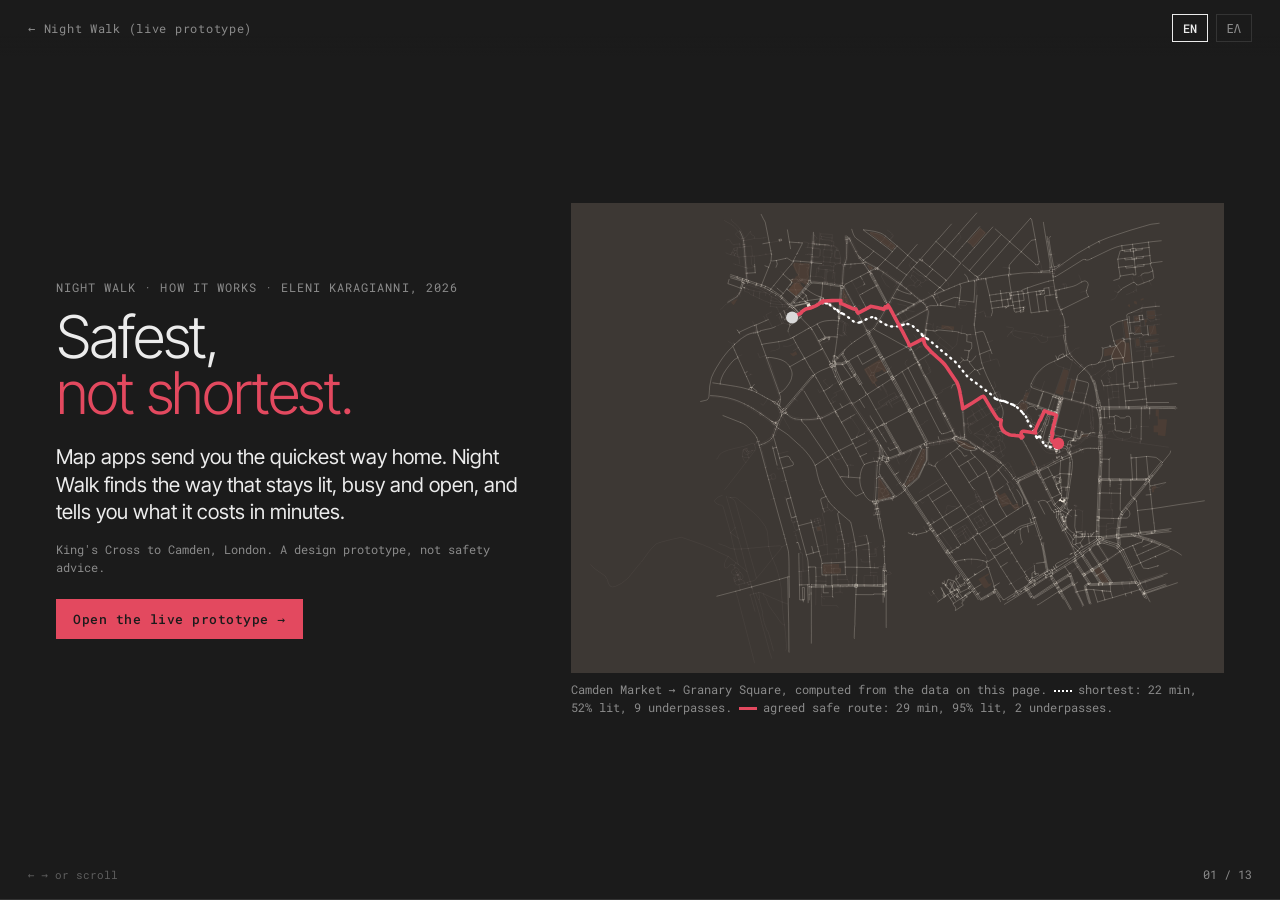
<file: nightwalk/how/index.html>
<!doctype html>
<html lang="en" data-lang="en">
<head>
<meta charset="utf-8">
<meta name="viewport" content="width=device-width,initial-scale=1">
<title>Night Walk: how it works · Eleni Karagianni</title>
<meta name="description" content="How Night Walk works: the data, the five street scores, four walkers negotiating one route, and which streets a city should fix first.">
<link rel="icon" href="../../favicon.svg">
<style>
@font-face{font-family:"Inter Tight";font-weight:100 900;font-display:swap;src:url(../../fonts/inter-tight-latin-wght-normal.woff2) format("woff2-variations")}
@font-face{font-family:"Roboto Mono";font-weight:100 700;font-display:swap;src:url(../../fonts/roboto-mono-latin-wght-normal.woff2) format("woff2-variations")}
:root{--ink:#ECECEC;--muted:#8B8B8B;--hair:#343434;--red:#E0412F;--pink:#E3495F;--salmon:#E8785E;--sage:#A3B58C;--cream:#EFE6D8;--land:#3D3834;--paper:#1B1B1B;
--maya:#8F7B58;--sam:#6A7C88;--leila:#76866A;--jo:#8A7A70;color-scheme:dark;
--f:"Inter Tight","Helvetica Neue",Arial,sans-serif;--m:"Roboto Mono",ui-monospace,Menlo,monospace}
*{box-sizing:border-box}
html,body{margin:0;height:100%;background:var(--paper);color:var(--ink)}
body{font:400 16px/1.45 var(--f);-webkit-font-smoothing:antialiased;overflow:hidden}
[data-lang=en] .el,[data-lang=el] .en{display:none!important}
a{color:inherit}
header{position:fixed;inset:0 0 auto 0;z-index:5;display:flex;justify-content:space-between;align-items:center;padding:14px 28px;font:400 12px var(--m);letter-spacing:.06em;background:linear-gradient(var(--paper) 60%,transparent)}
header a{text-decoration:none;color:var(--muted)}header a:hover{color:var(--ink)}
.langs button{font:500 12px var(--m);background:none;border:1px solid var(--hair);color:var(--muted);padding:5px 10px;cursor:pointer;border-radius:0}
.langs button.on{border-color:var(--ink);color:var(--ink)}
main{height:100vh;height:100dvh;overflow-y:auto;scroll-snap-type:y mandatory;scroll-behavior:smooth}
section{min-height:100vh;min-height:100dvh;scroll-snap-align:start;display:grid;grid-template-columns:minmax(0,5fr) minmax(0,7fr);gap:48px;align-items:center;padding:76px 56px 56px;border-bottom:1px solid var(--hair)}
section.wide{grid-template-columns:1fr}
.lab{font:400 11.5px var(--m);letter-spacing:.09em;text-transform:uppercase;color:var(--muted);margin:0 0 14px}
.lab b{color:var(--salmon);font-weight:500}
h1{font-weight:300;font-size:clamp(40px,4.6vw,68px);line-height:.95;letter-spacing:-.04em;margin:0 0 22px}
h2{font-weight:300;font-size:clamp(32px,3.6vw,52px);line-height:1;letter-spacing:-.035em;margin:0 0 20px}
h1 .r,h2 .r{color:var(--pink)}
p{margin:0 0 14px;max-width:560px}
.lede{font-size:clamp(18px,1.6vw,22px);line-height:1.35}
.big{font-size:clamp(24px,2.6vw,38px);line-height:1.15;font-weight:300;letter-spacing:-.02em;max-width:900px}
.note{font:400 12px/1.55 var(--m);color:var(--muted)}
.btn{display:inline-block;font:500 13px var(--m);letter-spacing:.04em;padding:10px 16px;border:1px solid var(--ink);text-decoration:none;margin:8px 8px 0 0}
.btn.p{background:var(--pink);border-color:var(--pink);color:#1B1B1B}
canvas{width:100%;display:block;background:var(--land)}
.mapbox{position:relative}
.cap{font:400 11.5px/1.5 var(--m);color:var(--muted);margin-top:8px}
.cap i{font-style:normal;display:inline-block;width:18px;height:0;vertical-align:middle;margin:0 6px 0 0}
.nums{display:grid;grid-template-columns:repeat(4,1fr);gap:22px;margin:26px 0 10px}
.nums div{border-top:1px solid var(--ink);padding-top:10px}
.nums b{display:block;font-weight:300;font-size:clamp(30px,3vw,46px);line-height:1;letter-spacing:-.03em;margin-bottom:6px}
.nums b.r{color:var(--pink)}
.nums span{font:400 11.5px/1.45 var(--m);color:var(--muted)}
.src{display:grid;grid-template-columns:1fr 1fr;gap:22px;margin-top:8px}
.src div{border-top:1px solid var(--ink);padding-top:10px}
.src h3{font-weight:500;font-size:17px;margin:0 0 4px}
.src p{font-size:14px;color:#CFCFCF;margin:0 0 6px}
.five{display:grid;grid-template-columns:repeat(5,1fr);gap:14px}
.five h3{font-weight:500;font-size:15px;margin:10px 0 4px}
.five p{font:400 11.5px/1.5 var(--m);color:var(--muted);margin:0}
.formula{font:400 clamp(15px,1.5vw,20px)/1.5 var(--m);border:1px solid var(--ink);padding:16px 18px;margin:6px 0 18px;max-width:640px}
.formula b{color:var(--pink);font-weight:500}
.ex{display:grid;gap:10px;margin-top:6px}
.ex .row{display:grid;grid-template-columns:150px 1fr 70px;gap:12px;align-items:center;font:400 13px var(--m)}
.ex .bar{height:12px;background:var(--hair);position:relative}
.ex .bar i{position:absolute;inset:0 auto 0 0}
.ex .base{position:absolute;top:-4px;bottom:-4px;border-left:1px dashed var(--ink)}
.walkers{display:grid;grid-template-columns:1fr 1fr;gap:14px}
.wk{border:1px solid var(--hair);padding:14px 16px}
.wk h3{font-weight:500;font-size:17px;margin:0 0 2px;display:flex;align-items:center;gap:10px}
.wk h3 i{width:26px;border-top:3px solid}
.wk p{font-size:13.5px;color:#BDBDBD;margin:0 0 10px}
.wbars{display:grid;grid-template-columns:96px 1fr;gap:4px 10px;font:400 11px var(--m);color:var(--muted);align-items:center}
.wbars .b{height:6px;background:var(--hair);position:relative}.wbars .b i{position:absolute;inset:0 auto 0 0}
.steps{counter-reset:s;list-style:none;padding:0;margin:0 0 18px;display:grid;gap:10px;max-width:560px}
.steps li{display:grid;grid-template-columns:28px 1fr;gap:10px;font-size:15px}
.steps li::before{counter-increment:s;content:counter(s);width:22px;height:22px;display:grid;place-items:center;font:600 11px var(--m);background:var(--ink);color:var(--paper)}
table{border-collapse:collapse;width:100%;font:400 12.5px var(--m)}
th,td{padding:7px 8px;border-bottom:1px solid var(--hair);text-align:right;white-space:nowrap}
th:first-child,td:first-child{text-align:left;white-space:normal}
th{color:var(--muted);font-weight:400}
tr.pick td{color:var(--pink);font-weight:600}
td.worst{text-decoration:underline;text-underline-offset:3px}
.fixes{list-style:none;padding:0;margin:0 0 16px;display:grid;gap:8px;max-width:580px}
.fixes li{display:grid;grid-template-columns:26px 1fr auto;gap:10px;align-items:baseline;border-top:1px solid var(--hair);padding-top:8px;font-size:15px}
.fixes .n{width:20px;height:20px;display:grid;place-items:center;font:700 11px var(--m);border:1px solid var(--ink)}
.fixes em{font:400 11.5px var(--m);font-style:normal;color:var(--muted)}
.fixes .d{grid-column:2/-1;font:400 11.5px var(--m);color:var(--muted)}
.three{display:grid;grid-template-columns:repeat(3,1fr);gap:28px;margin-top:10px}
.three div{border-top:1px solid var(--ink);padding-top:12px}
.three b{display:block;font:600 12px var(--m);color:var(--salmon);margin-bottom:8px;letter-spacing:.05em}
.three h3{font-weight:400;font-size:clamp(20px,1.9vw,26px);line-height:1.15;letter-spacing:-.02em;margin:0 0 10px}
.three p{font-size:14px;color:#BDBDBD}
.oneline{font-size:clamp(22px,2.4vw,34px);font-weight:300;line-height:1.2;letter-spacing:-.02em;border-left:3px solid var(--pink);padding-left:18px;max-width:980px;margin:0 0 30px}
.who{display:grid;grid-template-columns:repeat(4,1fr);gap:22px}
.who div{border-top:1px solid var(--ink);padding-top:10px}
.who h3{font-weight:500;font-size:16px;margin:0 0 6px}.who p{font-size:14px;color:#BDBDBD}
.two{display:grid;grid-template-columns:1fr 1fr;gap:40px;margin-top:6px}
.two h3{font:500 12px var(--m);letter-spacing:.08em;text-transform:uppercase;color:var(--muted);margin:0 0 10px}
.two ul{margin:0;padding:0 0 0 18px;display:grid;gap:8px;font-size:15px}
.two ul.next{list-style:none;padding:0}
.two ul.next li::before{content:"→ ";color:var(--pink)}
svg text{font-family:var(--m)}
.pipe{width:100%;height:auto}
.counter{position:fixed;right:28px;bottom:18px;font:400 12px var(--m);color:var(--muted);z-index:5}
.hint{position:fixed;left:28px;bottom:18px;font:400 11px var(--m);color:#5E5E5E;z-index:5}
@media (max-width:900px){
  body{overflow:auto}main{height:auto;overflow:visible;scroll-snap-type:none}
  section{grid-template-columns:1fr;padding:72px 20px 40px;gap:26px;min-height:auto}
  .nums,.who{grid-template-columns:1fr 1fr}.five{grid-template-columns:1fr 1fr}.three,.two,.src,.walkers{grid-template-columns:1fr}
  .ex .row{grid-template-columns:110px 1fr 56px}.hint{display:none}
}
@media print{body{overflow:visible}main{height:auto;overflow:visible}section{page-break-after:always;min-height:auto}header,.counter,.hint{display:none}}
</style>
<!-- Mouseflow -->
<script type="text/javascript">
  window._mfq = window._mfq || [];
  (function() {
    var mf = document.createElement("script");
    mf.type = "text/javascript"; mf.defer = true;
    mf.src = "//cdn.mouseflow.com/projects/07b442d4-93d4-4c2a-9d2c-a68a9ea2dc57.js";
    document.getElementsByTagName("head")[0].appendChild(mf);
  })();
</script>
</head>
<body>
<header>
  <a href="../"><span class="en">← Night Walk (live prototype)</span><span class="el">← Night Walk (το πρωτότυπο)</span></a>
  <div class="langs"><button type="button" data-l="en">EN</button> <button type="button" data-l="el">ΕΛ</button></div>
</header>
<main id="deck">

<!-- 1 COVER -->
<section>
  <div>
    <p class="lab">Night Walk · <span class="en">How it works</span><span class="el">Πώς δουλεύει</span> · Eleni Karagianni, 2026</p>
    <h1><span class="en">Safest,<br><span class="r">not shortest.</span></span><span class="el">Η ασφαλέστερη,<br><span class="r">όχι η συντομότερη.</span></span></h1>
    <p class="lede"><span class="en">Map apps send you the quickest way home. Night Walk finds the way that stays lit, busy and open, and tells you what it costs in minutes.</span><span class="el">Οι εφαρμογές χαρτών σε στέλνουν από τον πιο γρήγορο δρόμο. Το Night Walk βρίσκει τον δρόμο που μένει φωτισμένος, με κόσμο και ανοιχτός, και σου λέει πόσα λεπτά κοστίζει.</span></p>
    <p class="note"><span class="en">King's Cross to Camden, London. A design prototype, not safety advice.</span><span class="el">King's Cross – Camden, Λονδίνο. Πρωτότυπο σχεδιασμού, όχι συμβουλή ασφάλειας.</span></p>
    <a class="btn p" href="../"><span class="en">Open the live prototype →</span><span class="el">Άνοιξε το πρωτότυπο →</span></a>
  </div>
  <div class="mapbox"><canvas id="cvHero"></canvas><div class="cap" id="heroCap"></div></div>
</section>

<!-- 2 PROBLEM -->
<section class="wide">
  <div>
    <p class="lab">01 · <span class="en">The problem</span><span class="el">Το πρόβλημα</span></p>
    <p class="big"><span class="en">Navigation optimises for time. At night, many women choose their way home by other things: <span style="color:var(--pink)">light, people around, being seen, somewhere to ask for help.</span></span><span class="el">Η πλοήγηση βελτιστοποιεί τον χρόνο. Τη νύχτα, πολλές γυναίκες διαλέγουν τον δρόμο για το σπίτι με άλλα κριτήρια: <span style="color:var(--pink)">φως, κόσμο γύρω, να τις βλέπουν, κάπου να ζητήσουν βοήθεια.</span></span></p>
    <p class="lede" style="color:#BDBDBD;max-width:820px"><span class="en">Those choices are made alone, from memory and instinct. No app shows them, and no city sees them. Night Walk makes them visible: for the person walking, and for the people who design the streets.</span><span class="el">Αυτές οι επιλογές γίνονται μοναχικά, από μνήμη και ένστικτο. Καμία εφαρμογή δεν τις δείχνει και καμία πόλη δεν τις βλέπει. Το Night Walk τις κάνει ορατές: για αυτή που περπατάει, και για όσους σχεδιάζουν τους δρόμους.</span></p>
  </div>
</section>

<!-- 3 PIPELINE -->
<section class="wide">
  <div>
    <p class="lab">02 · <span class="en">How it works, in one picture</span><span class="el">Πώς δουλεύει, σε μία εικόνα</span></p>
    <svg class="pipe" viewBox="0 0 1200 330" role="img" aria-label="Pipeline diagram"><defs><marker id="ar" viewBox="0 0 10 10" refX="9" refY="5" markerWidth="7" markerHeight="7" orient="auto"><path d="M0 0L10 5L0 10z" fill="#ECECEC"/></marker></defs><g fill="none" stroke="#ECECEC" stroke-width="1.2" marker-end="url(#ar)"><path d="M184 60H202"/><path d="M382 60H400"/><path d="M580 60H598"/><path d="M778 60H796"/><path d="M976 60H994"/><path d="M293 110V190Q293 220 323 220H400"/><path d="M580 230H598"/><path d="M778 230H796"/></g><g font-size="13"><rect x="6" y="10" width="178" height="100" fill="#1B1B1B" stroke="#ECECEC"/><text x="18" y="34" fill="#8B8B8B" font-size="11">01</text><text x="18" y="60" fill="#ECECEC" font-weight="600"><tspan class="en">Open data</tspan><tspan class="el">Ανοιχτά δεδομένα</tspan></text><text x="18" y="80" fill="#8B8B8B" font-size="11">OpenStreetMap</text><text x="18" y="96" fill="#8B8B8B" font-size="11">police.uk</text><rect x="204" y="10" width="178" height="100" fill="#1B1B1B" stroke="#ECECEC"/><text x="216" y="34" fill="#8B8B8B" font-size="11">02</text><text x="216" y="60" fill="#ECECEC" font-weight="600"><tspan class="en">Score streets</tspan><tspan class="el">Βαθμός δρόμων</tspan></text><text x="216" y="80" fill="#8B8B8B" font-size="11"><tspan class="en">8,165 segments</tspan><tspan class="el">8.165 τμήματα</tspan></text><text x="216" y="96" fill="#8B8B8B" font-size="11"><tspan class="en">5 scores, 0 to 1</tspan><tspan class="el">5 βαθμοί, 0 έως 1</tspan></text><rect x="402" y="10" width="178" height="100" fill="#1B1B1B" stroke="#ECECEC"/><text x="414" y="34" fill="#8B8B8B" font-size="11">03</text><text x="414" y="60" fill="#ECECEC" font-weight="600"><tspan class="en">Four walkers</tspan><tspan class="el">Τέσσερις πεζοί</tspan></text><text x="414" y="80" fill="#8B8B8B" font-size="11"><tspan class="en">own weights</tspan><tspan class="el">δικά τους βάρη</tspan></text><text x="414" y="96" fill="#8B8B8B" font-size="11"><tspan class="en">= own cost per metre</tspan><tspan class="el">= δικό τους κόστος/μ.</tspan></text><rect x="600" y="10" width="178" height="100" fill="#1B1B1B" stroke="#ECECEC"/><text x="612" y="34" fill="#8B8B8B" font-size="11">04</text><text x="612" y="60" fill="#ECECEC" font-weight="600"><tspan class="en">Best routes</tspan><tspan class="el">Διαδρομές</tspan></text><text x="612" y="80" fill="#8B8B8B" font-size="11">Dijkstra</text><text x="612" y="96" fill="#8B8B8B" font-size="11"><tspan class="en">8 candidates</tspan><tspan class="el">8 υποψήφιες</tspan></text><rect x="798" y="10" width="178" height="100" fill="#1B1B1B" stroke="#ECECEC"/><text x="810" y="34" fill="#8B8B8B" font-size="11">05</text><text x="810" y="60" fill="#ECECEC" font-weight="600"><tspan class="en">Negotiate</tspan><tspan class="el">Διαπραγμάτευση</tspan></text><text x="810" y="80" fill="#8B8B8B" font-size="11">minimax regret</text><text x="810" y="96" fill="#8B8B8B" font-size="11"><tspan class="en">one route for all</tspan><tspan class="el">μία για όλες</tspan></text><rect x="996" y="10" width="198" height="100" fill="#E3495F"/><text x="1008" y="34" fill="#1B1B1B" font-size="11">→</text><text x="1008" y="60" fill="#1B1B1B" font-weight="700"><tspan class="en">Your route</tspan><tspan class="el">Η διαδρομή σου</tspan></text><text x="1008" y="80" fill="#1B1B1B" font-size="11"><tspan class="en">+ reasons</tspan><tspan class="el">+ γιατί</tspan></text><text x="1008" y="96" fill="#1B1B1B" font-size="11"><tspan class="en">+ cost in minutes</tspan><tspan class="el">+ κόστος σε λεπτά</tspan></text><text x="18" y="236" fill="#8B8B8B" font-size="11" letter-spacing="1"><tspan class="en">FOR THE CITY</tspan><tspan class="el">ΓΙΑ ΤΗΝ ΠΟΛΗ</tspan></text><rect x="402" y="180" width="178" height="100" fill="#1B1B1B" stroke="#ECECEC"/><text x="414" y="204" fill="#8B8B8B" font-size="11">06</text><text x="414" y="230" fill="#ECECEC" font-weight="600"><tspan class="en">Simulate</tspan><tspan class="el">Προσομοίωση</tspan></text><text x="414" y="250" fill="#8B8B8B" font-size="11"><tspan class="en">2,560 walks</tspan><tspan class="el">2.560 διαδρομές</tspan></text><text x="414" y="266" fill="#8B8B8B" font-size="11"><tspan class="en">quick vs safe</tspan><tspan class="el">γρήγορη vs ασφαλής</tspan></text><rect x="600" y="180" width="178" height="100" fill="#1B1B1B" stroke="#ECECEC"/><text x="612" y="204" fill="#8B8B8B" font-size="11">07</text><text x="612" y="230" fill="#ECECEC" font-weight="600"><tspan class="en">Streets to fix</tspan><tspan class="el">Δρόμοι για αλλαγή</tspan></text><text x="612" y="250" fill="#8B8B8B" font-size="11"><tspan class="en">avoided by safe route</tspan><tspan class="el">που αποφεύγονται</tspan></text><text x="612" y="266" fill="#8B8B8B" font-size="11"><tspan class="en">ranked by use</tspan><tspan class="el">ταξινόμηση ανά χρήση</tspan></text><rect x="798" y="180" width="178" height="100" fill="#A3B58C"/><text x="810" y="204" fill="#1B1B1B" font-size="11">08</text><text x="810" y="230" fill="#1B1B1B" font-weight="700"><tspan class="en">Test the fix</tspan><tspan class="el">Τεστ της αλλαγής</tspan></text><text x="810" y="250" fill="#1B1B1B" font-size="11"><tspan class="en">improve in data,</tspan><tspan class="el">αλλαγή στα δεδομένα,</tspan></text><text x="810" y="266" fill="#1B1B1B" font-size="11"><tspan class="en">re-run all walks</tspan><tspan class="el">ξανατρέχουν όλες</tspan></text></g></svg>
    <p class="note" style="margin-top:14px"><span class="en">Steps 01–02 run once in Python (build.py). Steps 03–05 run live in the browser for any start and end. Steps 06–08 run in Python (sim.py, fix.py) and feed the City map and Fix the city tabs.</span><span class="el">Τα βήματα 01–02 τρέχουν μία φορά σε Python (build.py). Τα 03–05 τρέχουν ζωντανά στον browser για οποιαδήποτε αφετηρία και προορισμό. Τα 06–08 τρέχουν σε Python (sim.py, fix.py) και τροφοδοτούν τις καρτέλες City map και Fix the city.</span></p>
  </div>
</section>

<!-- 4 DATA -->
<section>
  <div>
    <p class="lab">03 · <span class="en">The data</span><span class="el">Τα δεδομένα</span></p>
    <h2><span class="en">Open, free,<br>public data.</span><span class="el">Ανοιχτά, δωρεάν,<br>δημόσια δεδομένα.</span></h2>
    <div class="src">
      <div><h3>OpenStreetMap</h3>
        <p class="en">Every street, footpath, step and underpass. Lighting tags. Bars, takeaways, late shops, stations, bus stops. Pharmacies, police, hospitals. Parks.</p>
        <p class="el">Κάθε δρόμος, πεζόδρομος, σκάλα και υπόγεια διάβαση. Ετικέτες φωτισμού. Μπαρ, take-away, μαγαζιά, σταθμοί, στάσεις. Φαρμακεία, αστυνομία, νοσοκομεία. Πάρκα.</p>
        <p class="note">Overpass API export · ODbL</p></div>
      <div><h3>police.uk</h3>
        <p class="en">Street-level crime: 1,253 recorded incidents for August 2026, each with a category and an approximate location.</p>
        <p class="el">Εγκληματικότητα σε επίπεδο δρόμου: 1.253 καταγεγραμμένα περιστατικά για τον Αύγουστο 2026, το καθένα με κατηγορία και κατά προσέγγιση θέση.</p>
        <p class="note">Open Government Licence v3.0</p></div>
    </div>
    <div class="nums" style="grid-template-columns:repeat(3,1fr)">
      <div><b>8,165</b><span class="en">street segments, split at every junction</span><span class="el">τμήματα δρόμου, σπασμένα σε κάθε διασταύρωση</span></div>
      <div><b>683</b><span class="en">places with life at night</span><span class="el">σημεία με ζωή τη νύχτα</span></div>
      <div><b>848</b><span class="en">incidents in the categories used</span><span class="el">περιστατικά στις κατηγορίες που μετράνε</span></div>
    </div>
  </div>
  <div class="mapbox"><canvas id="cvData"></canvas>
    <div class="cap"><i style="border-top:6px solid var(--red)"></i><span class="en">places open at night</span><span class="el">ανοιχτά τη νύχτα</span> &nbsp; <i style="border-top:6px solid var(--salmon);width:6px;border-radius:50%"></i><span class="en">recorded incidents</span><span class="el">περιστατικά</span> &nbsp; <i style="border-top:6px solid #fff;width:6px"></i><span class="en">help points</span><span class="el">σημεία βοήθειας</span></div>
  </div>
</section>

<!-- 5 FIVE SCORES -->
<section class="wide">
  <div>
    <p class="lab">04 · <span class="en">Step 02: scoring</span><span class="el">Βήμα 02: βαθμολόγηση</span></p>
    <h2><span class="en">Every street gets five scores, 0 to 1.</span><span class="el">Κάθε δρόμος παίρνει πέντε βαθμούς, από 0 έως 1.</span></h2>
    <div class="five" id="five"></div>
    <p class="note" style="margin-top:16px"><span class="en">Bright = scores high. Each segment is sampled every 12 m and compared with nearby points using a spatial index (KD-tree).</span><span class="el">Φωτεινό = υψηλός βαθμός. Κάθε τμήμα δειγματίζεται ανά 12 μ. και συγκρίνεται με τα κοντινά σημεία μέσω χωρικού ευρετηρίου (KD-tree).</span></p>
  </div>
</section>

<!-- 6 COST -->
<section>
  <div>
    <p class="lab">05 · <span class="en">Steps 03–04: from scores to a route</span><span class="el">Βήματα 03–04: από βαθμούς σε διαδρομή</span></p>
    <h2><span class="en">A weak street<br><span class="r">feels longer.</span></span><span class="el">Ένας κακός δρόμος<br><span class="r">«μετράει» μεγαλύτερος.</span></span></h2>
    <p class="en">Each walker gives each of the five criteria a weight, and has a tolerance for extra walking. Together they turn every street into a cost. Dijkstra's algorithm then finds the cheapest path through the network.</p>
    <p class="el">Κάθε πεζή δίνει ένα βάρος σε κάθε κριτήριο και έχει μια ανοχή για επιπλέον περπάτημα. Μαζί μετατρέπουν κάθε δρόμο σε κόστος. Μετά ο αλγόριθμος Dijkstra βρίσκει τη φθηνότερη διαδρομή μέσα στο δίκτυο.</p>
  </div>
  <div>
    <div class="formula"><span class="en">cost = length × (1 + 3 × <b>tolerance</b> × Σ <b>weight</b> × (1 − score) ÷ 2.5)</span><span class="el">κόστος = μήκος × (1 + 3 × <b>ανοχή</b> × Σ <b>βάρος</b> × (1 − βαθμός) ÷ 2.5)</span></div>
    <p class="note" style="margin-bottom:12px"><span class="en">Example: 100 m of unlit street (all other scores perfect) counts as…</span><span class="el">Παράδειγμα: 100 μ. αφώτιστου δρόμου (όλα τα άλλα τέλεια) μετράνε σαν…</span></p>
    <div class="ex" id="ex"></div>
    <p class="note" style="margin-top:12px"><span class="en">Shortest route: cost = length only. Step-free walkers: steps cost infinity.</span><span class="el">Συντομότερη διαδρομή: κόστος = μόνο μήκος. Για όσες χρειάζονται χωρίς σκαλιά: οι σκάλες κοστίζουν άπειρο.</span></p>
  </div>
</section>

<!-- 7 WALKERS -->
<section>
  <div>
    <p class="lab">06 · <span class="en">Step 03: four walkers</span><span class="el">Βήμα 03: τέσσερις πεζοί</span></p>
    <h2><span class="en">Four walkers,<br><span class="r">four needs.</span></span><span class="el">Τέσσερις πεζοί,<br><span class="r">τέσσερις ανάγκες.</span></span></h2>
    <p class="en">There is no single "safe". A nurse after a late shift, someone new to the city, a parent with a pram and someone alone after a night out want different things from the same street.</p>
    <p class="el">Δεν υπάρχει ένα «ασφαλές». Μια νοσηλεύτρια μετά από βάρδια, κάποια καινούρια στην πόλη, μια μητέρα με καρότσι και κάποια μόνη μετά από έξοδο θέλουν διαφορετικά πράγματα από τον ίδιο δρόμο.</p>
    <p class="note"><span class="en">These are hand-written weight profiles (personas), not trained models.</span><span class="el">Είναι προφίλ βαρών γραμμένα με το χέρι (περσόνες), όχι εκπαιδευμένα μοντέλα.</span></p>
  </div>
  <div class="walkers" id="walkers"></div>
</section>

<!-- 8 NEGOTIATION -->
<section>
  <div>
    <p class="lab">07 · <span class="en">Step 05: negotiation</span><span class="el">Βήμα 05: διαπραγμάτευση</span></p>
    <h2><span class="en">One route that works<br><span class="r">for all four.</span></span><span class="el">Μία διαδρομή που λειτουργεί<br><span class="r">και για τις τέσσερις.</span></span></h2>
    <ol class="steps">
      <li><span class="en">Each walker's own best route (4 candidates).</span><span class="el">Η καλύτερη διαδρομή κάθε πεζής (4 υποψήφιες).</span></li>
      <li><span class="en">Four blended routes from their shared and top priorities, always step-free (4 more).</span><span class="el">Τέσσερις «μικτές» διαδρομές από τις κοινές και τις κορυφαίες προτεραιότητές τους, πάντα χωρίς σκαλιά (άλλες 4).</span></li>
      <li><span class="en">For every candidate, each walker's regret: how much worse it is than her own best.</span><span class="el">Για κάθε υποψήφια, η «απώλεια» κάθε πεζής: πόσο χειρότερη είναι από τη δική της καλύτερη.</span></li>
      <li><span class="en">Pick the route whose worst regret is smallest (minimax regret). Nobody gives up too much.</span><span class="el">Επιλέγεται η διαδρομή με τη μικρότερη μέγιστη απώλεια (minimax regret). Καμία δεν χάνει πολλά.</span></li>
    </ol>
  </div>
  <div>
    <p class="note" id="negCap" style="margin-bottom:8px"></p>
    <div id="negTable"></div>
  </div>
</section>

<!-- 9 CITY -->
<section>
  <div>
    <p class="lab">08 · <span class="en">Step 06: the whole area</span><span class="el">Βήμα 06: όλη η περιοχή</span></p>
    <h2><span class="en">2,560 simulated<br>walks home.</span><span class="el">2.560 προσομοιωμένες<br>διαδρομές.</span></h2>
    <p class="note" style="margin-bottom:6px"><span class="en">160 random starting points × 16 destinations each, 600 m to 2.2 km apart. Each walk routed twice: shortest and negotiated safe.</span><span class="el">160 τυχαίες αφετηρίες × 16 προορισμοί η καθεμία, 600 μ. έως 2,2 χλμ. Κάθε διαδρομή υπολογίζεται δύο φορές: συντομότερη και ασφαλής.</span></p>
    <div class="nums" style="grid-template-columns:1fr 1fr">
      <div><b class="r">+1.2 min</b><span class="en">average cost of the safe route (6% longer)</span><span class="el">μέσο κόστος της ασφαλούς διαδρομής (6% μεγαλύτερη)</span></div>
      <div><b>91%</b><span class="en">of walks: 3 min extra or less</span><span class="el">των διαδρομών: 3 λεπτά ή λιγότερο επιπλέον</span></div>
      <div><b>73→93%</b><span class="en">of the walk on lit streets</span><span class="el">της διαδρομής σε φωτισμένους δρόμους</span></div>
      <div><b>60→49%</b><span class="en">of walks pass an underpass</span><span class="el">των διαδρομών περνούν υπόγεια διάβαση</span></div>
    </div>
  </div>
  <div class="mapbox"><canvas id="cvCity"></canvas>
    <div class="cap"><i style="border-top:4px solid var(--sage)"></i><span class="en">safe corridors: streets most safe routes use</span><span class="el">ασφαλείς διάδρομοι: όπου περνούν οι περισσότερες ασφαλείς</span> &nbsp; <i style="border-top:4px solid var(--salmon)"></i><span class="en">streets the quick way uses, the safe way avoids</span><span class="el">δρόμοι που παίρνει η γρήγορη, αποφεύγει η ασφαλής</span></div>
  </div>
</section>

<!-- 10 FIX -->
<section>
  <div>
    <p class="lab">09 · <span class="en">Steps 07–08: fix the city</span><span class="el">Βήματα 07–08: διορθώνοντας την πόλη</span></p>
    <h2><span class="en">Which street to fix first,<br><span style="color:var(--sage)">tested before building.</span></span><span class="el">Ποιος δρόμος να φτιαχτεί πρώτος,<br><span style="color:var(--sage)">με τεστ πριν χτιστεί.</span></span></h2>
    <p class="en">Each problem street gets design moves (light, activate with late uses, open sightlines, fix the underpass). The improvement is written into the data and all 2,560 walks are re-run.</p>
    <p class="el">Κάθε προβληματικός δρόμος παίρνει σχεδιαστικές κινήσεις (φωτισμός, ενεργοποίηση με νυχτερινές χρήσεις, ορατότητα, ανάπλαση υπόγειας διάβασης). Η βελτίωση γράφεται στα δεδομένα και ξανατρέχουν όλες οι 2.560 διαδρομές.</p>
    <ul class="fixes" id="fixes"></ul>
    <div class="nums" style="grid-template-columns:1fr 1fr;margin-top:12px">
      <div><b style="color:var(--sage)">+87</b><span class="en">walks where the quick way becomes safe enough, fixing the top 3 (124 min of detours saved)</span><span class="el">διαδρομές όπου η γρήγορη γίνεται αρκετά ασφαλής, με τους 3 πρώτους (124 λεπτά παράκαμψης λιγότερα)</span></div>
      <div><b>73→80%</b><span class="en">of quick walks on lit streets after the top 3 fixes</span><span class="el">των γρήγορων διαδρομών σε φως μετά τις 3 πρώτες αλλαγές</span></div>
    </div>
    <p class="note"><span class="en">"Safe enough" = at least 90% lit, no dark underpass, under 10% hidden paths.</span><span class="el">«Αρκετά ασφαλής» = τουλάχιστον 90% φωτισμένη, καμία σκοτεινή υπόγεια διάβαση, κάτω από 10% κρυφά μονοπάτια.</span></p>
  </div>
  <div class="mapbox"><canvas id="cvFix"></canvas><div class="cap"><span class="en">The top three: numbered. Salmon = problem street.</span><span class="el">Οι τρεις πρώτοι: αριθμημένοι. Σομόν = προβληματικός δρόμος.</span></div></div>
</section>

<!-- 11 NEW -->
<section class="wide">
  <div>
    <p class="lab">10 · <span class="en">What's new</span><span class="el">Τι είναι καινούριο</span></p>
    <div class="three">
      <div><b>01</b><h3><span class="en">Different needs, negotiated.</span><span class="el">Διαφορετικές ανάγκες, σε διαπραγμάτευση.</span></h3>
        <p class="en">Not one safety score for everyone. Four people with different needs agree on one route, and you can see who gives up what.</p>
        <p class="el">Όχι ένας βαθμός ασφάλειας για όλους. Τέσσερις άνθρωποι με διαφορετικές ανάγκες συμφωνούν σε μία διαδρομή, και φαίνεται ποια χάνει τι.</p></div>
      <div><b>02</b><h3><span class="en">Every route explains itself.</span><span class="el">Κάθε διαδρομή εξηγεί τον εαυτό της.</span></h3>
        <p class="en">Reasons in plain words and a price in minutes, instead of a black box. The data gaps are shown, not hidden.</p>
        <p class="el">Λόγοι σε απλά λόγια και τιμή σε λεπτά, αντί για μαύρο κουτί. Τα κενά των δεδομένων φαίνονται, δεν κρύβονται.</p></div>
      <div><b>03</b><h3><span class="en">From navigation to urban design.</span><span class="el">Από την πλοήγηση στον αστικό σχεδιασμό.</span></h3>
        <p class="en">The same data tells a city which street to fix first, and tests the fix on thousands of walks before anyone spends money.</p>
        <p class="el">Τα ίδια δεδομένα λένε στην πόλη ποιον δρόμο να φτιάξει πρώτο, και δοκιμάζουν την αλλαγή σε χιλιάδες διαδρομές πριν ξοδευτεί οτιδήποτε.</p></div>
    </div>
  </div>
</section>

<!-- 12 IMPACT -->
<section class="wide">
  <div>
    <p class="lab">11 · <span class="en">What it can enable</span><span class="el">Τι μπορεί να κάνει δυνατό</span></p>
    <p class="oneline"><span class="en">Night Walk can help cities make streets safer at night, by showing which street to fix first and how many walks home each fix makes safe.</span><span class="el">Το Night Walk μπορεί να βοηθήσει τις πόλεις να κάνουν τους δρόμους πιο ασφαλείς τη νύχτα, δείχνοντας ποιον δρόμο να φτιάξουν πρώτο και πόσες διαδρομές για το σπίτι γίνονται ασφαλείς με κάθε αλλαγή.</span></p>
    <div class="who">
      <div><h3><span class="en">People walking home</span><span class="el">Όσες γυρνούν με τα πόδια</span></h3><p class="en">A route they can trust, with the cost in minutes and the reasons.</p><p class="el">Μια διαδρομή που μπορούν να εμπιστευτούν, με το κόστος σε λεπτά και τους λόγους.</p></div>
      <div><h3><span class="en">Councils and transport</span><span class="el">Δήμοι και συγκοινωνίες</span></h3><p class="en">A ranked, tested list of streets to fix, with rough cost and partners.</p><p class="el">Μια ταξινομημένη, δοκιμασμένη λίστα δρόμων προς βελτίωση, με κόστος και εταίρους.</p></div>
      <div><h3><span class="en">Estates and developers</span><span class="el">Developers και ιδιοκτήτες περιοχών</span></h3><p class="en">Test lighting and late ground-floor uses on a masterplan before it is built.</p><p class="el">Τεστ φωτισμού και νυχτερινών χρήσεων ισογείου σε ένα masterplan πριν χτιστεί.</p></div>
      <div><h3><span class="en">Safety and mobility apps</span><span class="el">Εφαρμογές ασφάλειας και μετακίνησης</span></h3><p class="en">A routing layer that can sit inside an existing product.</p><p class="el">Ένα επίπεδο δρομολόγησης που μπαίνει μέσα σε υπάρχον προϊόν.</p></div>
    </div>
  </div>
</section>

<!-- 13 LIMITS & NEXT -->
<section class="wide">
  <div>
    <p class="lab">12 · <span class="en">Honest limits, and what's next</span><span class="el">Ειλικρινή όρια και επόμενα βήματα</span></p>
    <div class="two">
      <div><h3><span class="en">Limits today</span><span class="el">Όρια σήμερα</span></h3>
        <ul>
          <li><span class="en">Scores are hand-set rules, not yet validated with women walking these streets.</span><span class="el">Οι βαθμοί είναι κανόνες που όρισα εγώ, δεν έχουν ελεγχθεί ακόμα με γυναίκες που περπατούν αυτούς τους δρόμους.</span></li>
          <li><span class="en">No time of day: 9pm and 2am look the same.</span><span class="el">Δεν υπάρχει ώρα: 9 το βράδυ και 2 τα ξημερώματα φαίνονται ίδια.</span></li>
          <li><span class="en">Thin data: lighting tagged on 59% of streets, one month of crime, and most harassment is never reported.</span><span class="el">Λίγα δεδομένα: φωτισμός σε 59% των δρόμων, ένας μήνας εγκληματικότητας, και οι περισσότερες παρενοχλήσεις δεν καταγράφονται.</span></li>
          <li><span class="en">The walkers are weight profiles, not LLM agents.</span><span class="el">Οι πεζοί είναι προφίλ βαρών, όχι LLM agents.</span></li>
        </ul></div>
      <div><h3><span class="en">Next</span><span class="el">Επόμενα</span></h3>
        <ul class="next">
          <li><span class="en">Time of day from opening hours (9pm vs 2am).</span><span class="el">Ώρα της νύχτας από τα ωράρια (9 μ.μ. vs 2 π.μ.).</span></li>
          <li><span class="en">Check the scores with women: walk-alongs and short surveys.</span><span class="el">Έλεγχος των βαθμών με γυναίκες: κοινές διαδρομές και σύντομα ερωτηματολόγια.</span></li>
          <li><span class="en">Design drawings for the top three fixes, with Camden and the Canal & River Trust.</span><span class="el">Σχέδια για τις τρεις πρώτες παρεμβάσεις, με τον Δήμο Camden και το Canal & River Trust.</span></li>
          <li><span class="en">Real LLM agents with tools, measured against this baseline.</span><span class="el">Πραγματικοί LLM agents με εργαλεία, συγκρινόμενοι με αυτή τη βάση.</span></li>
          <li><span class="en">A night-perception score learned from street images, checked for bias.</span><span class="el">Βαθμός «νυχτερινής αίσθησης» από εικόνες δρόμων, με έλεγχο για bias.</span></li>
        </ul></div>
    </div>
    <p class="note" style="margin-top:30px">Data © OpenStreetMap contributors (ODbL) · police.uk (OGL v3.0) · <span class="en">Built with Python (NumPy, SciPy), plain JavaScript and SVG/Canvas.</span><span class="el">Φτιαγμένο με Python (NumPy, SciPy), JavaScript και SVG/Canvas.</span> · <a href="../">eleni-karagianni.com/nightwalk</a></p>
  </div>
</section>
</main>
<div class="counter" id="ctr"></div>
<div class="hint"><span class="en">← → or scroll</span><span class="el">← → ή scroll</span></div>

<script>
const $=s=>document.querySelector(s);
// ---------- language ----------
function setLang(l){document.documentElement.dataset.lang=l;document.documentElement.lang=l;document.querySelectorAll(".langs button").forEach(b=>b.classList.toggle("on",b.dataset.l===l));
  const u=new URL(location);u.searchParams.set("lang",l);history.replaceState(null,"",u);if(window.G)renderDynamic()}
document.querySelector(".langs").onclick=e=>{const b=e.target.closest("[data-l]");if(b)setLang(b.dataset.l)};
setLang(new URLSearchParams(location.search).get("lang")==="el"?"el":"en");
const L=()=>document.documentElement.dataset.lang;
const T=(en,el)=>L()==="el"?el:en;
const nf=n=>n.toLocaleString(L()==="el"?"el-GR":"en-GB");

// ---------- slide nav ----------
const deck=$("#deck"),secs=[...document.querySelectorAll("section")];
function cur(){const y=deck.scrollTop+innerHeight/2;let k=0;secs.forEach((s,i)=>{if(s.offsetTop<=y)k=i});return k}
function ctr(){$("#ctr").textContent=String(cur()+1).padStart(2,"0")+" / "+String(secs.length).padStart(2,"0")}
deck.addEventListener("scroll",()=>requestAnimationFrame(ctr));ctr();
addEventListener("keydown",e=>{const k=cur();
  if(["ArrowDown","ArrowRight","PageDown"," "].includes(e.key)){e.preventDefault();secs[Math.min(secs.length-1,k+1)].scrollIntoView()}
  if(["ArrowUp","ArrowLeft","PageUp"].includes(e.key)){e.preventDefault();secs[Math.max(0,k-1)].scrollIntoView()}});

// ---------- model (same as the live prototype) ----------
const K=3;
const WALKERS=[
 {name:"Maya",en:"night-shift nurse",el:"νοσηλεύτρια νυχτερινής βάρδιας",nen:"Finishing at 1am and tired. Wants it lit and not too long.",nel:"Τελειώνει στη 1 π.μ. κουρασμένη. Θέλει φως και όχι πολύ μεγάλη διαδρομή.",col:"#8F7B58",w:[.9,.2,.3,.1,.4],tol:.45},
 {name:"Sam",en:"new to London",el:"καινούρια στο Λονδίνο",nen:"First month here. Wants busy streets and places to ask for help.",nel:"Πρώτος μήνας εδώ. Θέλει δρόμους με κόσμο και μέρη να ζητήσει βοήθεια.",col:"#6A7C88",w:[.4,.9,.5,.9,.4],tol:1.6},
 {name:"Leila",en:"pushing a pram",el:"με καρότσι",nen:"Needs step-free pavements and open, visible routes. Steps are a no.",nel:"Χρειάζεται πεζοδρόμια χωρίς σκαλιά και ανοιχτές, ορατές διαδρομές. Σκάλες αποκλείονται.",col:"#76866A",w:[.5,.3,.8,.3,.3],tol:1.1,step:true},
 {name:"Jo",en:"alone after a night out",el:"μόνη μετά από έξοδο",nen:"Will walk further to stay around people and light.",nel:"Περπατάει παραπάνω για να μένει κοντά σε κόσμο και φως.",col:"#8A7A70",w:[.9,.9,.9,.6,.9],tol:3.4}];
const CRIT=[
 {en:"Lighting",el:"Φωτισμός",ren:"OSM 'lit' tag (yes 1, no 0). Untagged, by street type: main road 0.85, pedestrian street 0.8, service road 0.5, path 0.35. Unlit park paths at most 0.2.",rel:"Ετικέτα 'lit' του OSM (ναι 1, όχι 0). Χωρίς ετικέτα, από τον τύπο: κεντρικός 0.85, πεζόδρομος 0.8, δρόμος εξυπηρέτησης 0.5, μονοπάτι 0.35. Αφώτιστα μονοπάτια πάρκων έως 0.2."},
 {en:"People around",el:"Κόσμος γύρω",ren:"Places open at night within 35 m (pubs, bars, takeaways, late shops, stations, bus stops), per 60 m of street. Main roads get a bonus.",rel:"Μέρη ανοιχτά τη νύχτα σε 35 μ. (παμπ, μπαρ, take-away, μαγαζιά, σταθμοί, στάσεις), ανά 60 μ. δρόμου. Οι κεντρικοί δρόμοι παίρνουν μπόνους."},
 {en:"Sightlines",el:"Ορατότητα",ren:"By street type: street 1, footway 0.8, service road 0.6, steps 0.55, path 0.4, park path 0.3, underpass 0.1.",rel:"Από τον τύπο: δρόμος 1, πεζοδρόμιο 0.8, εξυπηρέτησης 0.6, σκάλες 0.55, μονοπάτι 0.4, μονοπάτι πάρκου 0.3, υπόγεια διάβαση 0.1."},
 {en:"Help nearby",el:"Βοήθεια κοντά",ren:"Distance to the nearest station, pharmacy, police, hospital, 24-hour shop or late venue: 1 within 50 m, falling to 0 at 250 m.",rel:"Απόσταση από σταθμό, φαρμακείο, αστυνομία, νοσοκομείο, 24ωρο ή νυχτερινό μαγαζί: 1 μέχρι 50 μ., πέφτει στο 0 στα 250 μ."},
 {en:"Recorded incidents",el:"Περιστατικά",ren:"Police records within 45 m, per 100 m. Weighted: violence, robbery, weapons 1; theft from the person, public order 0.6; antisocial behaviour, drugs, damage 0.3. Score = 1 − rate.",rel:"Καταγραφές αστυνομίας σε 45 μ., ανά 100 μ. Βάρη: βία, ληστεία, όπλα 1· κλοπή από άτομο, δημόσια τάξη 0.6· αντικοινωνική συμπεριφορά, ναρκωτικά, φθορές 0.3. Βαθμός = 1 − ρυθμός."}];
let G,CITY,FX,adj,A,B,res;
function ecost(e,w,tol,step){if(step&&e[8])return Infinity;let p=0;for(let k=0;k<5;k++)p+=w[k]*(1-e[3+k]);return e[2]*(1+K*tol*p/2.5)}
function hpush(h,x){h.push(x);let i=h.length-1;while(i){const p=(i-1)>>1;if(h[p][0]<=h[i][0])break;[h[p],h[i]]=[h[i],h[p]];i=p}}
function hpop(h){const t=h[0],l=h.pop();if(h.length){h[0]=l;let i=0;for(;;){const a=2*i+1,b=a+1;let m=i;if(a<h.length&&h[a][0]<h[m][0])m=a;if(b<h.length&&h[b][0]<h[m][0])m=b;if(m===i)break;[h[m],h[i]]=[h[i],h[m]];i=m}}return t}
function dijkstra(cf){const n=G.V.length,d=new Float64Array(n).fill(Infinity),pv=new Int32Array(n).fill(-1),pe=new Int32Array(n).fill(-1),h=[[0,A]];d[A]=0;
  while(h.length){const [du,u]=hpop(h);if(du>d[u])continue;if(u===B)break;for(const i of adj[u]){const e=G.E[i],v=e[0]===u?e[1]:e[0],c=cf(e);if(c===Infinity)continue;const nd=du+c;if(nd<d[v]){d[v]=nd;pv[v]=u;pe[v]=i;hpush(h,[nd,v])}}}
  if(d[B]===Infinity)return null;const r=[];let u=B;while(u!==A){r.push(pe[u]);u=pv[u]}return r.reverse()}
const rc=(r,w)=>r.reduce((s,i)=>s+ecost(G.E[i],w.w,w.tol,w.step),0);
function rstats(r){let L=0,lit=0,tun=0,pt=0;for(const i of r){const e=G.E[i];L+=e[2];if(e[3]>=.8)lit+=e[2];if(e[9]&&!pt)tun++;pt=e[9]}return {L,min:L/80,lit:lit/L,tun}}

// ---------- drawing ----------
let BB;
function prep(cv,ratio){const w=cv.clientWidth,h=Math.round(w*ratio),dpr=Math.min(2,devicePixelRatio||1);cv.width=w*dpr;cv.height=h*dpr;cv.style.height=h+"px";
  const c=cv.getContext("2d");c.setTransform(dpr,0,0,dpr,0,0);const pad=10,s=Math.min((w-2*pad)/(BB[2]-BB[0]),(h-2*pad)/(BB[3]-BB[1]));
  const ox=(w-(BB[2]-BB[0])*s)/2,oy=(h-(BB[3]-BB[1])*s)/2;c.P=p=>[ox+(p[0]-BB[0])*s,oy+(BB[3]-p[1])*s];c.s=s;c.W=w;c.H=h;c.lineCap="round";c.lineJoin="round";return c}
function seg(c,e){const pts=[G.V[e[0]],...e[11],G.V[e[1]]];c.moveTo(...c.P(pts[0]));for(let i=1;i<pts.length;i++)c.lineTo(...c.P(pts[i]))}
function net(c,style){for(const e of G.E){const st=style(e);if(!st)continue;c.beginPath();seg(c,e);c.strokeStyle=st[0];c.lineWidth=st[1];c.stroke()}}
function parks(c){c.fillStyle="rgba(140,90,60,.18)";for(const p of G.parks){if(p.length<3)continue;c.beginPath();c.moveTo(...c.P(p[0]));for(const q of p)c.lineTo(...c.P(q));c.fill()}}
function route(c,r,col,w,dash){c.beginPath();for(const i of r)seg(c,G.E[i]);c.strokeStyle=col;c.lineWidth=w;c.setLineDash(dash||[]);c.stroke();c.setLineDash([])}
function dot(c,p,r,col){c.beginPath();c.arc(...c.P(p),r,0,7);c.fillStyle=col;c.fill()}
function sq(c,p,r,col){const [x,y]=c.P(p);c.fillStyle=col;c.fillRect(x-r,y-r,2*r,2*r)}
const ramp=v=>`rgba(239,230,216,${(.06+.9*v*v).toFixed(3)})`;

function drawHero(){const c=prep($("#cvHero"),.72);parks(c);
  net(c,e=>e[3]>=.8?["rgba(239,230,216,.30)",.8]:["rgba(239,230,216,.08)",.6]);
  route(c,res.short,"#fff",2.4,[1,5]);route(c,res.pick.r,"#E3495F",3.6);
  dot(c,G.V[A],6,"#D9D9D9");dot(c,G.V[B],6,"#E3495F");
  const s0=rstats(res.short),s1=rstats(res.pick.r),dm=Math.round(s1.min-s0.min);
  $("#heroCap").innerHTML=T(`Camden Market → Granary Square, computed from the data on this page. <i style="border-top:2px dotted #fff"></i>shortest: ${Math.round(s0.min)} min, ${Math.round(s0.lit*100)}% lit, ${s0.tun} underpass${s0.tun===1?"":"es"}. <i style="border-top:3px solid #E3495F"></i>agreed safe route: ${Math.round(s1.min)} min, ${Math.round(s1.lit*100)}% lit, ${s1.tun} underpass${s1.tun===1?"":"es"}.`,
   `Camden Market → Granary Square, υπολογισμένο από τα δεδομένα αυτής της σελίδας. <i style="border-top:2px dotted #fff"></i>συντομότερη: ${Math.round(s0.min)}′, ${Math.round(s0.lit*100)}% φωτισμένη, ${s0.tun} υπόγειες διαβάσεις. <i style="border-top:3px solid #E3495F"></i>ασφαλής (συμφωνημένη): ${Math.round(s1.min)}′, ${Math.round(s1.lit*100)}% φωτισμένη, ${s1.tun} υπόγειες διαβάσεις.`)}
function drawData(){const c=prep($("#cvData"),.78);parks(c);net(c,()=>["rgba(239,230,216,.16)",.6]);
  for(const p of G.crime)dot(c,p,1.6+p[2]*1.4,"rgba(232,120,94,.75)");
  for(const p of G.act)sq(c,p,1.6,"rgba(224,65,47,.9)");
  for(const p of G.help)sq(c,p,2.6,"#fff")}
function drawFive(){$("#five").innerHTML=CRIT.map((k,i)=>`<div><canvas data-k="${i}"></canvas><h3>${T(k.en,k.el)}</h3><p>${T(k.ren,k.rel)}</p></div>`).join("");
  document.querySelectorAll("#five canvas").forEach(cv=>{const k=+cv.dataset.k,c=prep(cv,.85);net(c,e=>[ramp(e[3+k]),.7])})}
function drawEx(){const rows=WALKERS.map(w=>{const v=100*(1+K*w.tol*w.w[0]/2.5);return {w,v}}),mx=500;
  $("#ex").innerHTML=`<div class="row"><span>${T("Shortest","Συντομότερη")}</span><div class="bar"><i style="width:${100/mx*100}%;background:#fff"></i></div><span>100 ${T("m","μ.")}</span></div>`+
   rows.map(({w,v})=>`<div class="row"><span>${w.name}</span><div class="bar"><i style="width:${v/mx*100}%;background:${w.col}"></i><span class="base" style="left:${100/mx*100}%"></span></div><span>${Math.round(v)} ${T("m","μ.")}</span></div>`).join("")}
function drawWalkers(){const CN=CRIT.map(k=>T(k.en,k.el));
  $("#walkers").innerHTML=WALKERS.map(w=>`<div class="wk"><h3><i style="border-color:${w.col}"></i>${w.name}, ${T(w.en,w.el)}</h3><p>${T(w.nen,w.nel)}</p><div class="wbars">${w.w.map((v,k)=>`<span>${CN[k]}</span><div class="b"><i style="width:${v*100}%;background:${w.col}"></i></div>`).join("")}<span>${T("Extra walking","Επιπλέον περπάτημα")}</span><div class="b"><i style="width:${w.tol/3.4*100}%;background:#ECECEC"></i></div></div></div>`).join("")}
function drawNeg(){const lab=c=>c.own!==undefined?T(`${WALKERS[c.own].name}'s own`,`Της ${WALKERS[c.own].name}`):T(c.en,c.el);
  let h=`<table><tr><th>${T("Candidate route","Υποψήφια διαδρομή")}</th>${WALKERS.map(w=>`<th style="color:${w.col}">${w.name}</th>`).join("")}<th>${T("worst","χειρότερη")}</th><th>${T("min","λεπτά")}</th></tr>`;
  const seen=new Map();
  for(const c of res.cands){if(!c.r)continue;const key=c.r.join(",");const dup=seen.get(key);if(!dup)seen.set(key,c);
    h+=`<tr class="${c===res.pick?"pick":""}"><td>${lab(c)}${dup?` <span style="color:var(--muted)">= ${lab(dup)}</span>`:""}</td>${c.reg.map(v=>`<td class="${v===c.max&&v>0?"worst":""}">${v===Infinity?"✕":"+"+Math.round(v*100)+"%"}</td>`).join("")}<td>${c.max===Infinity?"✕":Math.round(c.max*100)+"%"}</td><td>${Math.round(rstats(c.r).min)}</td></tr>`}
  $("#negTable").innerHTML=h+"</table>";
  $("#negCap").innerHTML=T(`Live, Camden Market → Granary Square. Each cell: how much worse that route is for that walker than her own best. ✕ = has steps, ruled out for Leila. <span style="color:var(--pink)">Pink row = chosen.</span>`,
   `Ζωντανά, Camden Market → Granary Square. Κάθε κελί: πόσο χειρότερη είναι η διαδρομή για την πεζή σε σχέση με τη δική της καλύτερη. ✕ = έχει σκάλες, αποκλείεται για τη Leila. <span style="color:var(--pink)">Ροζ γραμμή = η επιλογή.</span>`)}
function drawCity(){const c=prep($("#cvCity"),.78);parks(c);net(c,()=>["rgba(239,230,216,.10)",.6]);
  G.E.forEach((e,i)=>{const v=CITY.safe[i];if(v>.04){c.beginPath();seg(c,e);c.strokeStyle="rgba(163,181,140,.9)";c.lineWidth=.6+v*5;c.stroke()}});
  G.E.forEach((e,i)=>{const v=CITY.avoid[i];if(v>.04){c.beginPath();seg(c,e);c.strokeStyle="rgba(232,120,94,.95)";c.lineWidth=.6+v*5;c.stroke()}})}
function drawFix(){const c=prep($("#cvFix"),.78);parks(c);net(c,()=>["rgba(239,230,216,.12)",.6]);
  FX.fixes.forEach((f,k)=>{c.beginPath();for(const i of f.ids)seg(c,G.E[i]);c.strokeStyle=k<3?"#E8785E":"rgba(232,120,94,.45)";c.lineWidth=k<3?3.4:1.8;c.stroke()});
  FX.fixes.slice(0,3).forEach((f,k)=>{let x=0,y=0,n=0;for(const i of f.ids){const p=c.P(G.V[G.E[i][0]]);x+=p[0];y+=p[1];n++}x/=n;y/=n;c.fillStyle="#fff";c.fillRect(x-10,y-10,20,20);c.fillStyle="#1B1B1B";c.font="700 11px 'Roboto Mono',monospace";c.textAlign="center";c.fillText(k+1,x,y+4)});
  const MV={Light:["light","φως"],Underpass:["underpass","υπόγεια διάβαση"],Activate:["late uses","νυχτερινές χρήσεις"],Sightlines:["sightlines","ορατότητα"],Help:["help point","σημείο βοήθειας"],"Step-free":["step-free","χωρίς σκαλιά"]};
  $("#fixes").innerHTML=FX.fixes.slice(0,3).map((f,k)=>`<li><span class="n">${k+1}</span><b>${f.name}</b><em>${Math.round(f.after.uses/CITY.stats.trips*100)}% ${T("of quick walks","των γρήγορων")}</em><span class="d">${f.moves.map(m=>(MV[m[0]]||[m[0],m[0]])[L()==="el"?1:0]).join(" · ")} · ${f.cost}${f.after.flipped?` · +${f.after.flipped} ${T("safe enough","αρκετά ασφαλείς")}`:""}</span></li>`).join("")}
function renderDynamic(){drawHero();drawFive();drawEx();drawWalkers();drawNeg();drawData();drawCity();drawFix()}

Promise.all(["../graph.json","../city.json","../fixes.json"].map(u=>fetch(u).then(r=>r.json()))).then(([g,c,f])=>{
  G=g;CITY=c;FX=f;window.G=g;
  let x0=1e9,y0=1e9,x1=-1e9,y1=-1e9;for(const v of G.V){x0=Math.min(x0,v[0]);x1=Math.max(x1,v[0]);y0=Math.min(y0,v[1]);y1=Math.max(y1,v[1])}BB=[x0,y0,x1,y1];
  adj=G.V.map(()=>[]);G.E.forEach((e,i)=>{adj[e[0]].push(i);adj[e[1]].push(i)});
  // step-free component (same as the prototype), then snap the two places
  const comp=new Int32Array(G.V.length).fill(-1);let cid=0,sizes=[];
  for(let s0=0;s0<G.V.length;s0++){if(comp[s0]>=0||!adj[s0].length)continue;let n=0;const st=[s0];comp[s0]=cid;while(st.length){const u=st.pop();n++;for(const i of adj[u]){const e=G.E[i];if(e[8])continue;const v=e[0]===u?e[1]:e[0];if(comp[v]<0){comp[v]=cid;st.push(v)}}}sizes.push(n);cid++}
  const big=sizes.indexOf(Math.max(...sizes));
  const P=(lat,lon)=>[(lon-G.origin[1])*G.kx,(lat-G.origin[0])*G.ky];
  const snap=p=>{let b=0,bd=1e18;G.V.forEach((v,i)=>{if(comp[i]!==big)return;const d=(v[0]-p[0])**2+(v[1]-p[1])**2;if(d<bd){bd=d;b=i}});return b};
  A=snap(P(51.5413,-0.1458));B=snap(P(51.5354,-0.1253));
  const short=dijkstra(e=>e[2]),own=WALKERS.map(w=>dijkstra(e=>ecost(e,w.w,w.tol,w.step)));
  const mean=[0,1,2,3,4].map(k=>WALKERS.reduce((s,w)=>s+w.w[k],0)/4),mx=[0,1,2,3,4].map(k=>Math.max(...WALKERS.map(w=>w.w[k])));
  const cands=own.map((r,i)=>({r,own:i}));
  for(const [w,t,en,el] of [[mean,2,"Shared priorities","Κοινές προτεραιότητες"],[mx,2.4,"Everyone's top priorities","Οι κορυφαίες όλων"],[mean,1.5,"Shared, shorter","Κοινές, πιο σύντομη"],[mx,3.2,"Top priorities, longer","Κορυφαίες, πιο μεγάλη"]])cands.push({r:dijkstra(e=>ecost(e,w,t,true)),en,el});
  const best=WALKERS.map((w,i)=>rc(own[i],w));let pick=null;
  for(const c of cands){if(!c.r)continue;c.reg=WALKERS.map((w,i)=>rc(c.r,w)/best[i]-1);c.max=Math.max(...c.reg);if(!pick||c.max<pick.max-1e-9)pick=c}
  res={short,own,cands,pick};renderDynamic();
  let rt;addEventListener("resize",()=>{clearTimeout(rt);rt=setTimeout(renderDynamic,200)});
});
</script>
</body>
</html>
</file>
